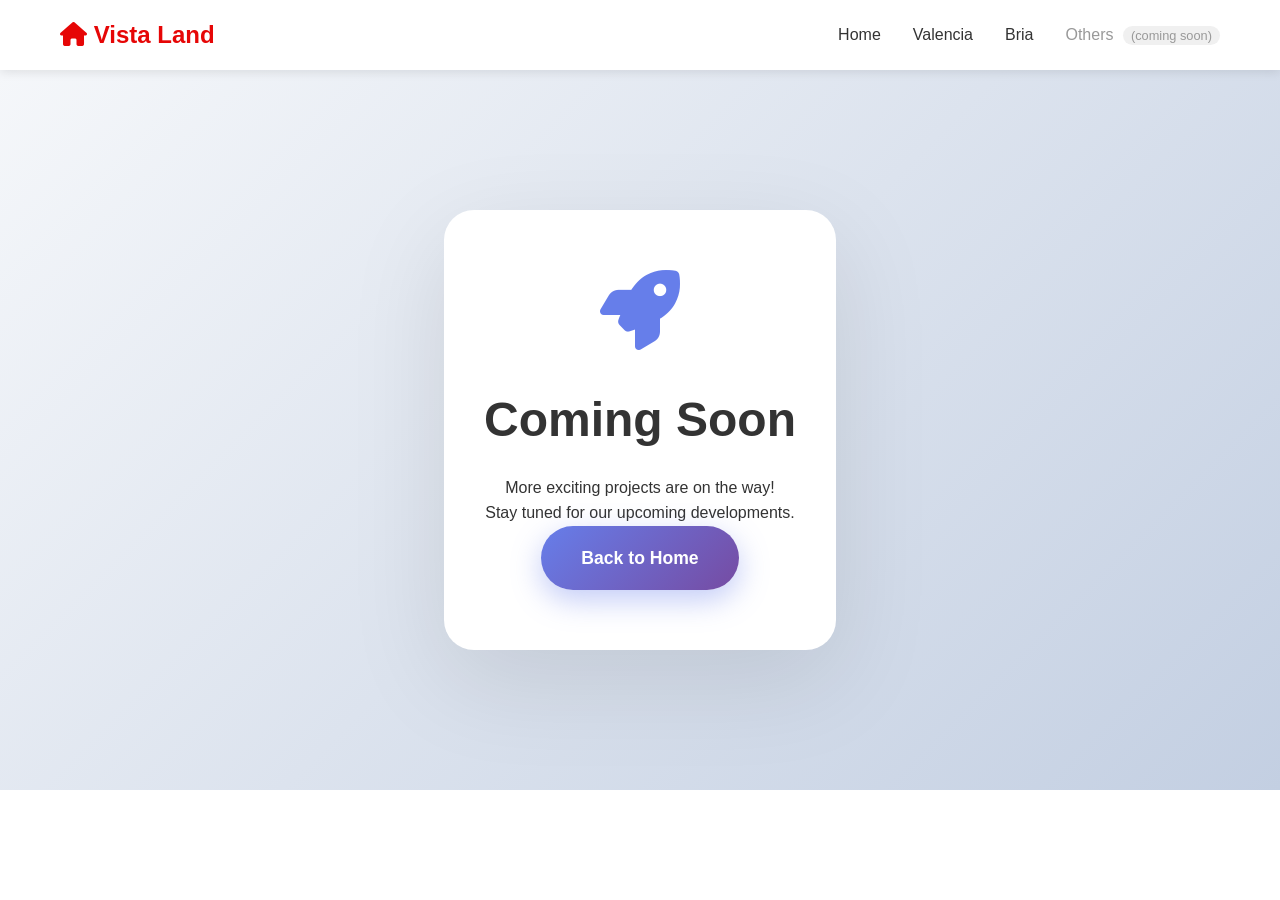
<file: others.html>
<!DOCTYPE html>
<html lang="en">
<head>
    <meta charset="UTF-8">
    <meta name="viewport" content="width=device-width, initial-scale=1.0">
    <title>Others - Vista Land</title>
    <link rel="stylesheet" href="styles.css">
    <link href="https://cdnjs.cloudflare.com/ajax/libs/font-awesome/6.0.0/css/all.min.css" rel="stylesheet">
</head>
<body>
    <!-- Navigation -->
    <nav class="navbar">
        <!-- <div class="top-navbar">
            <div class="project-switcher">
                <a href="valencia.html" class="project-btn">Valencia</a>
                <a href="bria.html" class="project-btn">Bria</a>
            </div>
        </div> -->
        <div class="main-navbar">
            <div class="nav-container">
                <div class="logo">
                    <h2><i class="fas fa-home"></i> Vista Land</h2>
                </div>
                <ul class="nav-menu">
                    <li><a href="index.html" class="nav-link">Home</a></li>
                    <li><a href="valencia.html" class="nav-link">Valencia</a></li>
                    <li><a href="bria.html" class="nav-link">Bria</a></li>
                    <li><a href="others.html" class="nav-link active disabled">Others <span>(coming soon)</span></a></li>
                </ul>
                <div class="hamburger">
                    <span></span>
                    <span></span>
                    <span></span>
                </div>
            </div>
        </div>
    </nav>

    <!-- Coming Soon -->
    <section class="coming-soon">
        <div class="container">
            <div class="coming-soon-card">
                <i class="fas fa-rocket"></i>
                <h1>Coming Soon</h1>
                <p>More exciting projects are on the way!</p>
                <p>Stay tuned for our upcoming developments.</p>
                <a href="index.html" class="cta-button">Back to Home</a>
            </div>
        </div>
    </section>

    <!-- FAB and 
    <div class="fab" id="fabBtn">
        <i class="fas fa-comments"></i>
    </div>
    <div class="fab-popup" id="fabPopup">
        <div class="popup-content">
            <h4>Contact Us</h4>
            <div class="contact-options">
                <a href="#" class="contact-btn whatsapp"><img src="C:\Users\clenj.CEYJ\Downloads\VistaLand App\Root\Images\WhatsApp.svg.webp" alt="WhatsApp"> WhatsApp</a>
                <a href="#" class="contact-btn call"><img src="C:\Users\clenj.CEYJ\Downloads\VistaLand App\Root\Images\Call.png" alt="Call"> Call</a>
                <a href="#" class="contact-btn messenger"><img src="C:\Users\clenj.CEYJ\Downloads\VistaLand App\Root\Images\Facebook_Messenger_logo_2020.svg.png" alt="Messenger"> Messenger</a>
            </div>
        </div>
    </div>Popup -->

    <script src="script.js"></script>
</body>
</html>
</file>
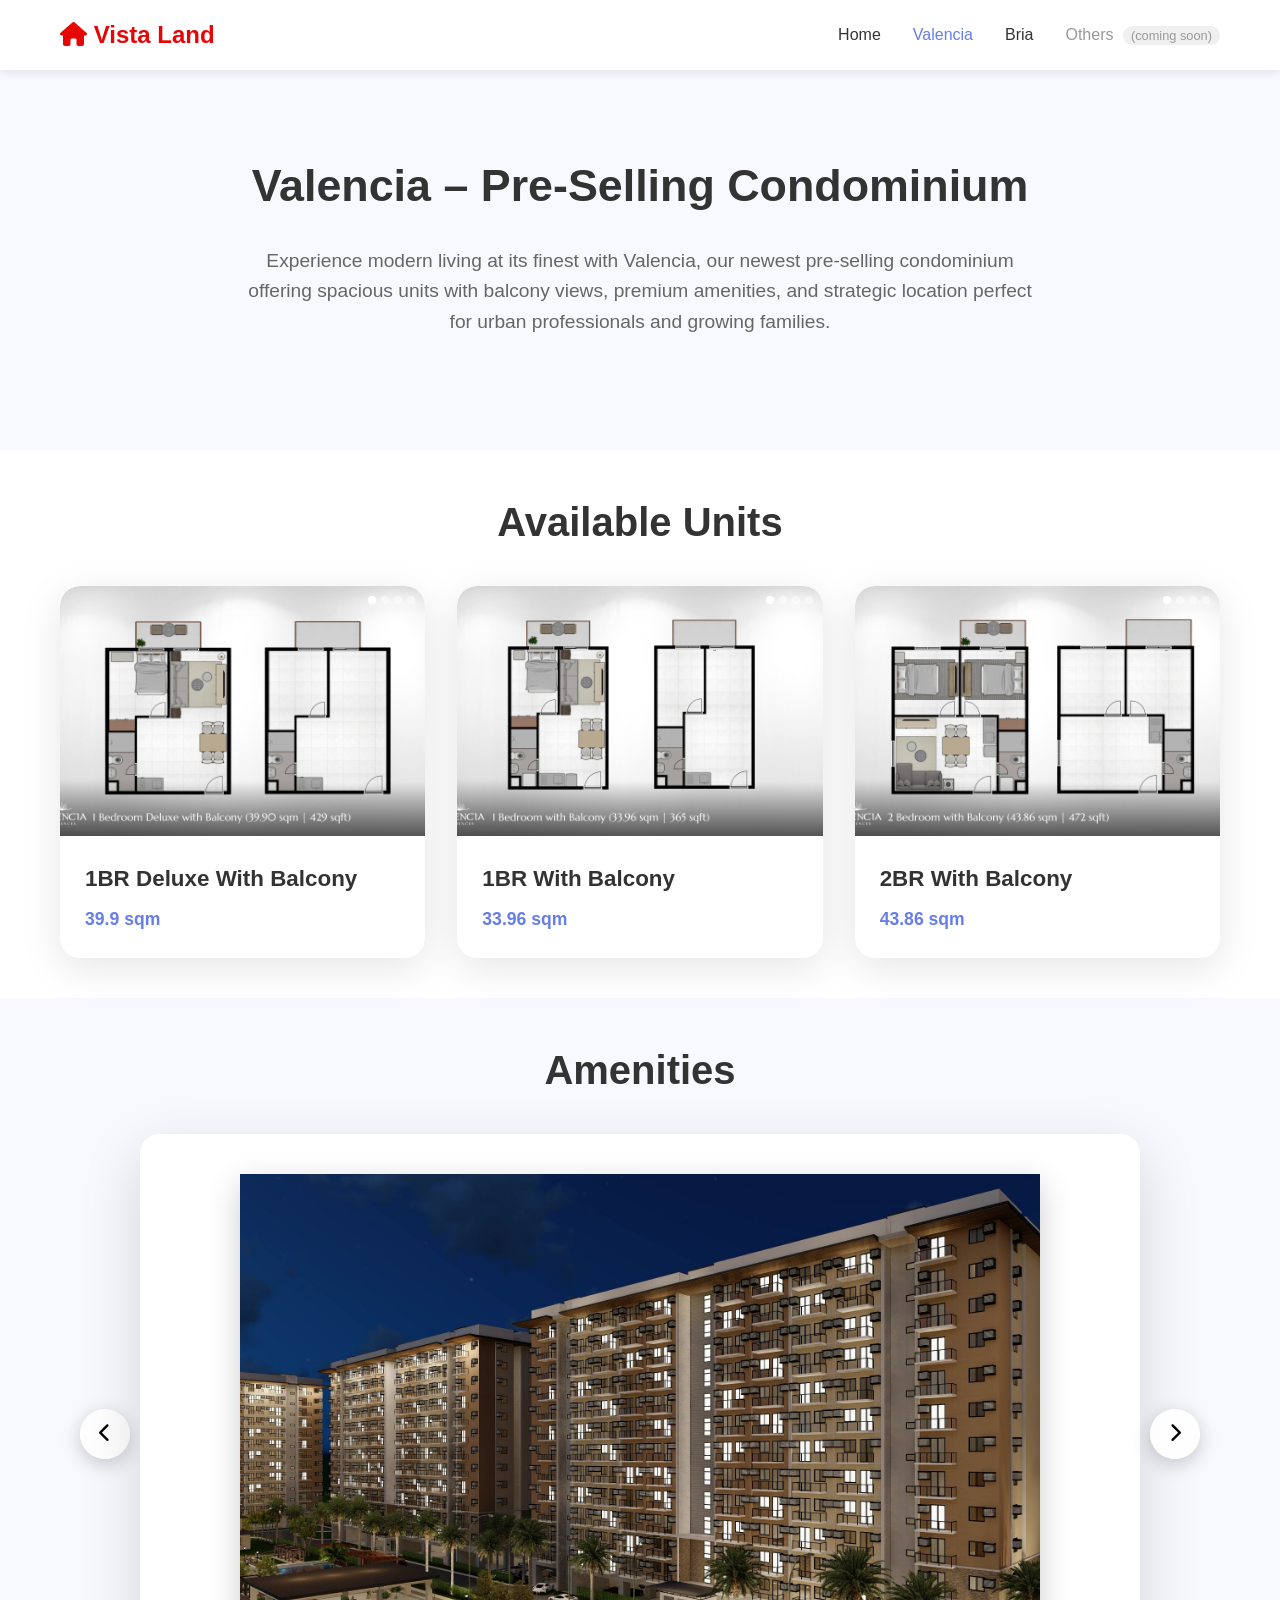
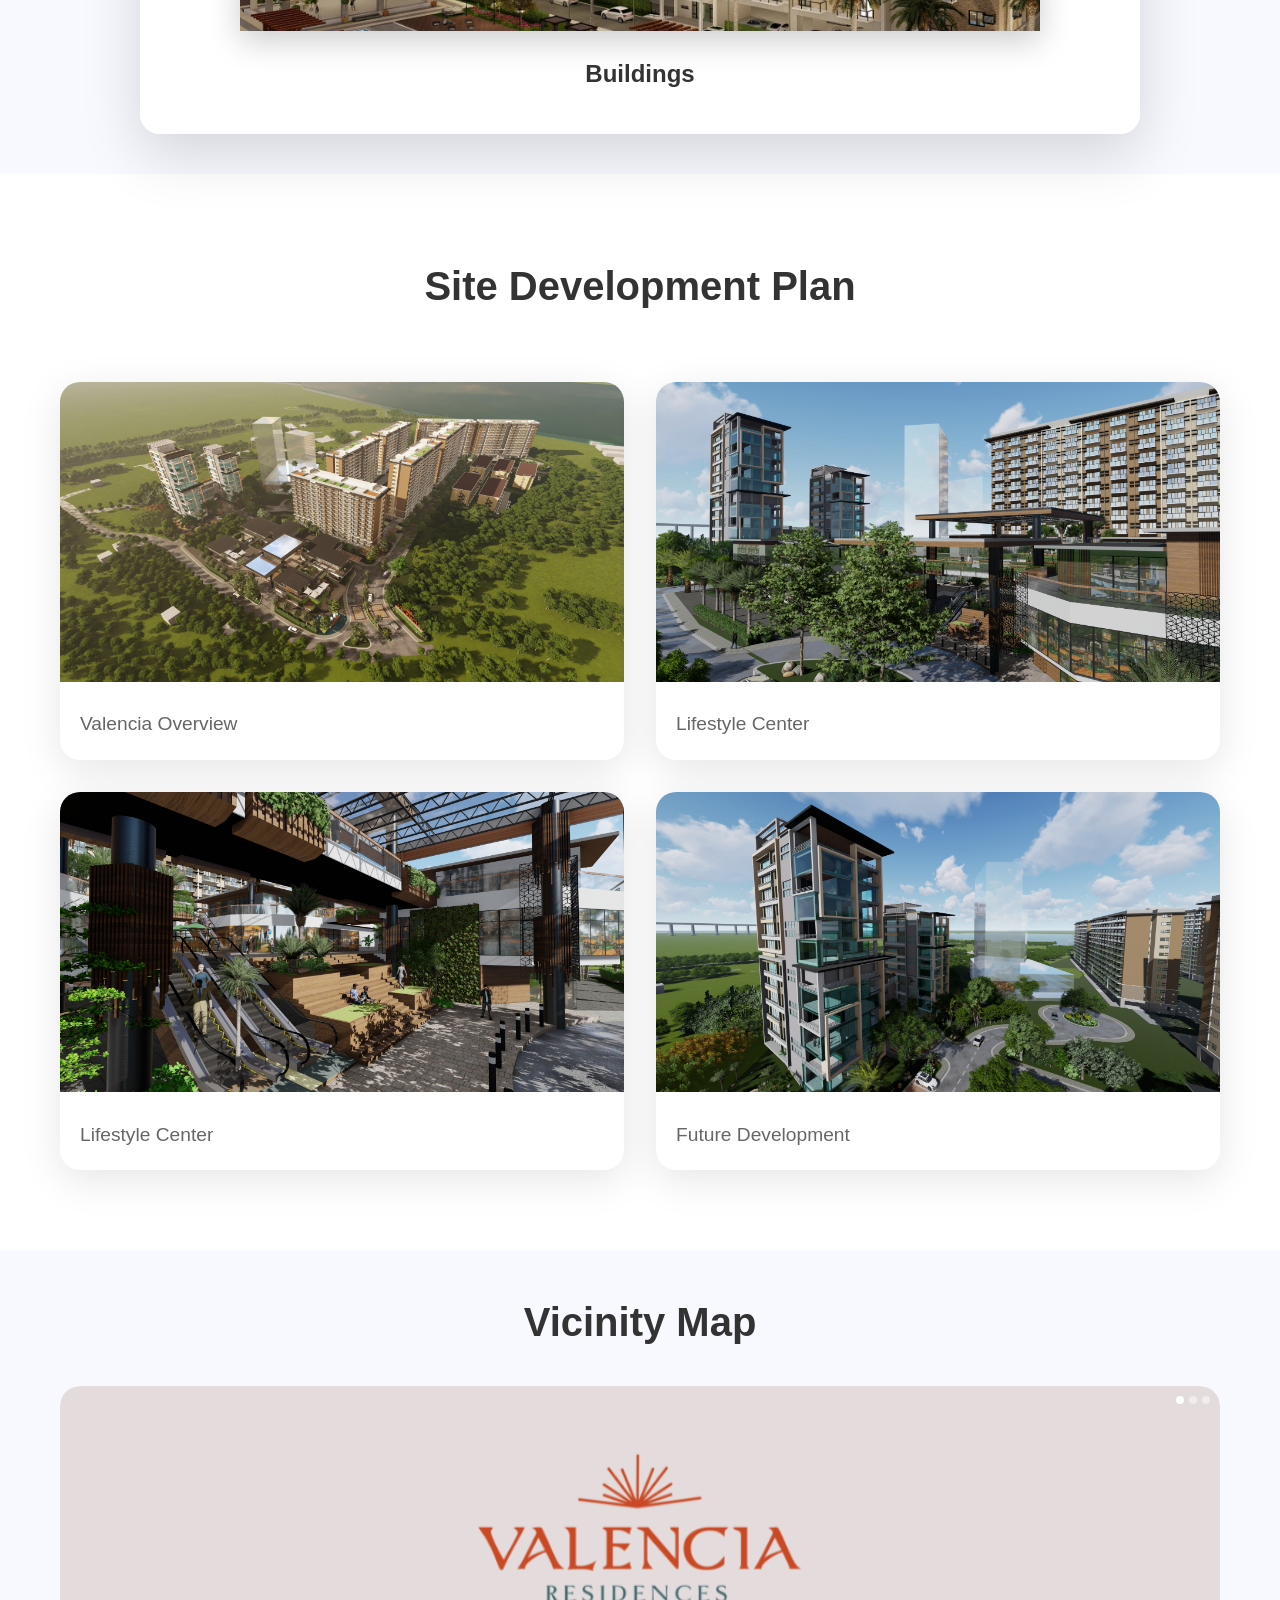
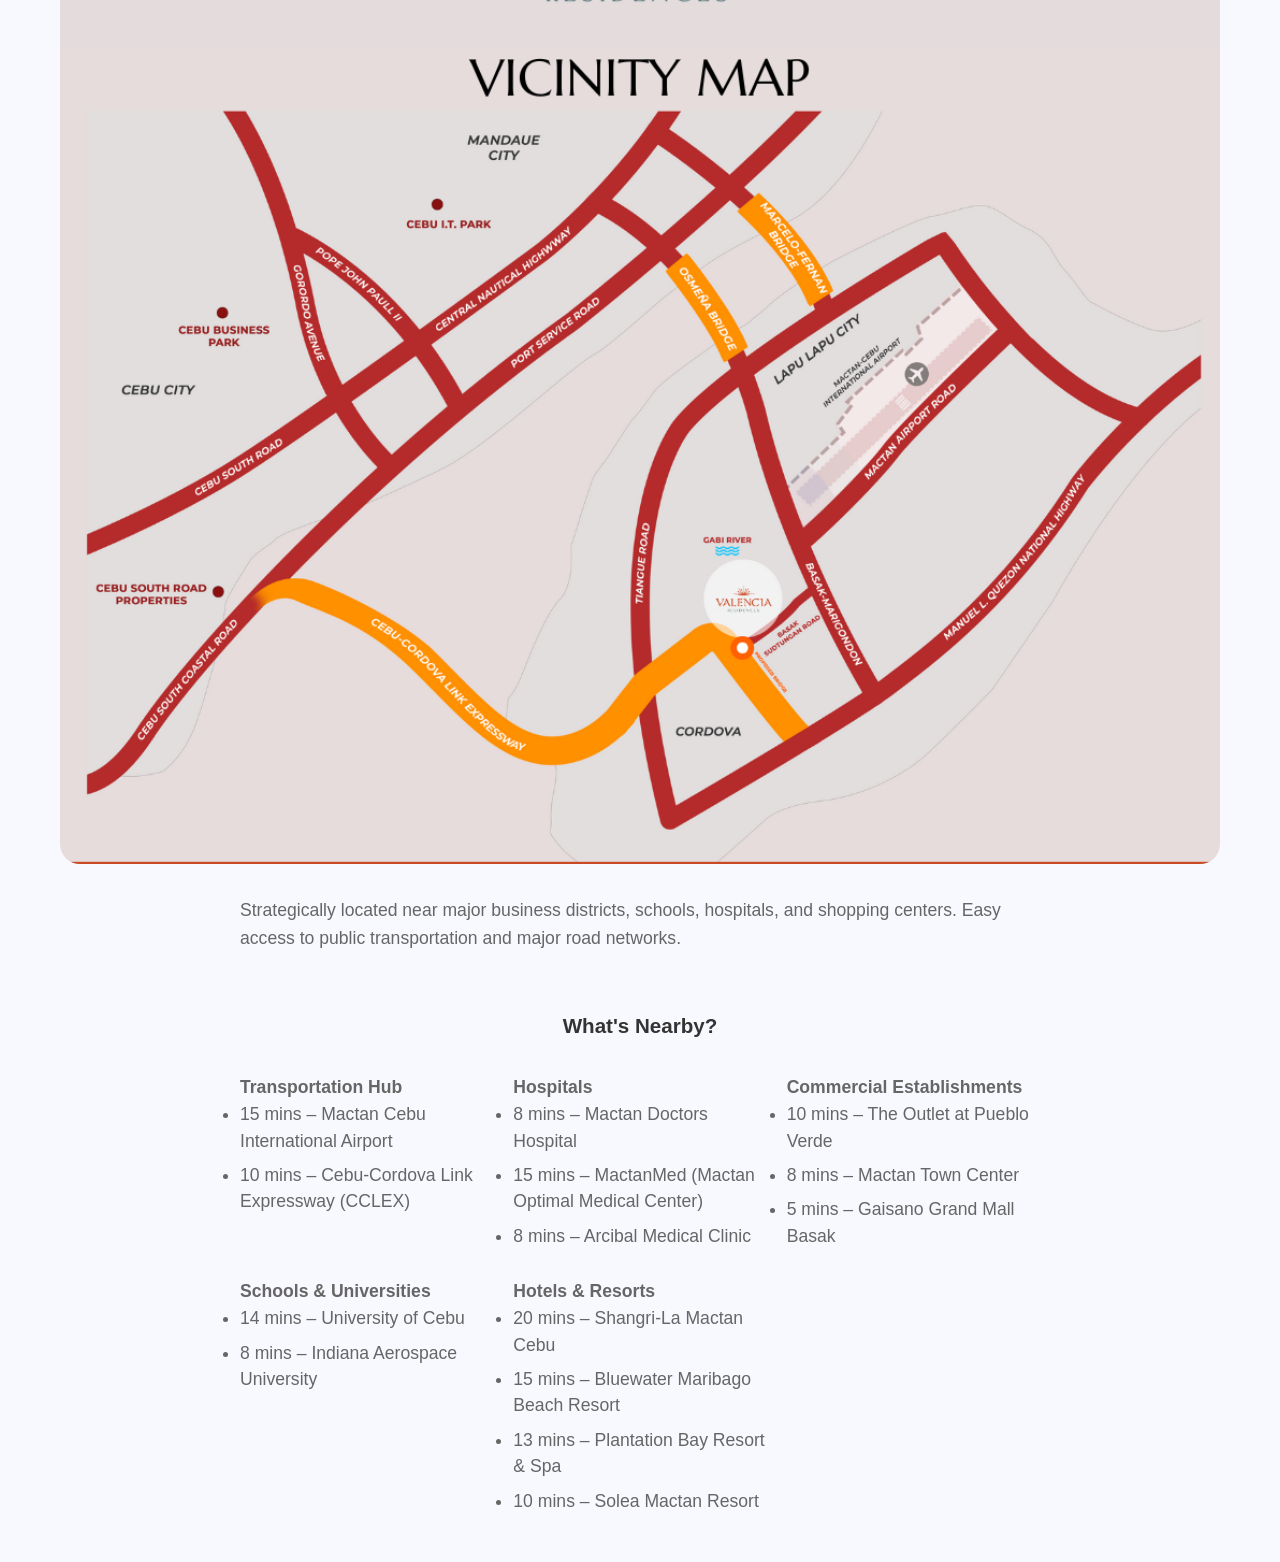
<file: valencia.html>
<!doctype html>
<html lang="en">

<head>
  <meta charset="UTF-8" />
  <meta name="viewport" content="width=device-width, initial-scale=1.0" />
  <title>Valencia - Vista Land</title>
  <link rel="stylesheet" href="styles.css" />
  <link href="https://cdnjs.cloudflare.com/ajax/libs/font-awesome/6.0.0/css/all.min.css" rel="stylesheet" />
</head>

<body>
  <!-- Navigation (same as index) -->
  <nav class="navbar">
    <!-- <div class="top-navbar">
            <div class="project-switcher">
                <a href="valencia.html" class="project-btn active">Valencia</a>
                <a href="bria.html" class="project-btn">Bria</a>
            </div>
        </div> -->
    <div class="main-navbar">
      <div class="nav-container">
        <div class="logo">
          <h2><i class="fas fa-home"></i> Vista Land</h2>
        </div>
        <ul class="nav-menu">
          <li><a href="index.html" class="nav-link">Home</a></li>
          <li>
            <a href="valencia.html" class="nav-link active">Valencia</a>
          </li>
          <li><a href="bria.html" class="nav-link">Bria</a></li>
          <li>
            <a href="others.html" class="nav-link disabled">Others <span>(coming soon)</span></a>
          </li>
        </ul>
        <div class="hamburger">
          <span></span>
          <span></span>
          <span></span>
        </div>
      </div>
    </div>
  </nav>

  <!-- Project Overview -->
  <section class="project-overview" id="overview">
    <div class="container">
      <h1>Valencia – Pre-Selling Condominium</h1>
      <p>
        Experience modern living at its finest with Valencia, our newest
        pre-selling condominium offering spacious units with balcony views,
        premium amenities, and strategic location perfect for urban
        professionals and growing families.
      </p>
    </div>
  </section>

  <!-- Unit Cards -->
  <!--   <section class="units-section">
        <div class="container">
            <h2>Available Units</h2>
             <div class="units-grid" id="unitsGrid">
                <div class="unit-card">
                    <img src="delux/delux.png" alt="Deluxe">
                    <div class="unit-info">
                        <h3>1BR Deluxe With Balcony</h3>
                        <p>39.9 sqm</p>
                    </div>
                </div>
                <div class="unit-card">
                    <img src="Valencia\1br.png" alt="1BR">
                    <div class="unit-info">
                        <h3>1BR With Balcony</h3>
                        <p>33.96 sqm</p>
                    </div>
                </div>
                <div class="unit-card">
                    <img src="Valencia\2br.png" alt="2BR">
                    <div class="unit-info">
                        <h3>2BR With Balcony</h3>
                        <p>43.86 sqm</p>
                    </div>
                </div>
            </div>
        </div>
    </section> 
-->

  <!-- Unit Cards -->
  <section class="units-section">
    <div class="container">
      <h2>Available Units</h2>
      <div class="units-grid" id="unitsGrid">
        <!-- Card 1: 1BR Deluxe With Balcony -->
        <div class="unit-card" data-index="0" onclick="if (!isDragging) changeImage(this);">
          <div class="unit-image-wrapper">
            <img src="delux/delux.png" alt="Deluxe" class="unit-img" />
            <div class="img-dots"></div>
          </div>
          <div class="unit-info">
            <h3>1BR Deluxe With Balcony</h3>
            <p>39.9 sqm</p>
          </div>
          <!-- Hidden image list for this card -->
          <script type="application/json" class="unit-images">
              [
                "delux/delux.png",
                "delux/delux2.png",
                "delux/delux3.png",
                "delux/delux4.png"
              ]
            </script>
        </div>

        <!-- Card 2: 1BR With Balcony -->
        <div class="unit-card" data-index="0" onclick="if (!isDragging) changeImage(this);">
          <div class="unit-image-wrapper">
            <img src="Valencia/1br.png" alt="1BR" class="unit-img" />
            <div class="img-dots"></div>
          </div>
          <div class="unit-info">
            <h3>1BR With Balcony</h3>
            <p>33.96 sqm</p>
          </div>
          <script type="application/json" class="unit-images">
              [
                "Valencia/1br.png",
                "Valencia/1br2.png",
                "Valencia/1br3.png",
                "Valencia/1br4.png"
              ]
            </script>
        </div>

        <!-- Card 3: 2BR With Balcony -->
        <div class="unit-card" data-index="0" onclick="if (!isDragging) changeImage(this);">
          <div class="unit-image-wrapper">
            <img src="Valencia/2br.png" alt="2BR" class="unit-img" />
            <div class="img-dots"></div>
          </div>
          <div class="unit-info">
            <h3>2BR With Balcony</h3>
            <p>43.86 sqm</p>
          </div>
          <script type="application/json" class="unit-images">
              [
                "Valencia/2br.png",
                "Valencia/2br2.png",
                "Valencia/2br3.png",
                "Valencia/2br4.png"
              ]
            </script>
        </div>
      </div>
    </div>
  </section>

  <!-- Amenities Carousel -->
  <section class="amenities-section">
    <div class="container">
      <h2>Amenities</h2>
      <div class="carousel-container">
        <button class="carousel-btn prev" onclick="changeSlide(-1)">
          <i class="fas fa-chevron-left"></i>
        </button>
        <div class="carousel" id="amenitiesCarousel">
          <div class="carousel-slide active">
            <img src="Amenities\Building 2.jpg" alt="Building" />
            <p>Buildings</p>
          </div>
          <div class="carousel-slide">
            <img src="Amenities/poolday.jpg" alt="pooldaylight" />
            <p>Swimming Pool in Daylight</p>
          </div>
          <div class="carousel-slide">
            <img src="Amenities/poolnight.jpg" alt="pooldaynight" />
            <p>Swimming Pool in NightTime</p>
          </div>
          <div class="carousel-slide">
            <img src="Amenities/playarea.jpg" alt="playarea" />
            <p>Play Area</p>
          </div>
          <div class="carousel-slide">
            <img src="Amenities/clubhouse.jpg" alt="clubhouseday" />
            <p>Main Reception in Daylight</p>
          </div>
          <div class="carousel-slide">
            <img src="Amenities/clubhousenight.jpg" alt="clubhousenight" />
            <p>Main Reception in NightTime</p>
          </div>
          <div class="carousel-slide">
            <img src="Amenities/roofdeck.jpg" alt="roofDeck" />
            <p>Roof Deck</p>
          </div>
        </div>
        <button class="carousel-btn next" onclick="changeSlide(1)">
          <i class="fas fa-chevron-right"></i>
        </button>
      </div>
    </div>
  </section>

  <!-- Site Development -->
  <section class="development-section">
    <div class="container">
      <h2>Site Development Plan</h2>
      <div class="images-grid">
        <div class="image-card">
          <img src="development/development1.jpg" alt="Site Plan 1" />
          <p>Valencia Overview</p>
        </div>
        <div class="image-card">
          <img src="development/development2.jpg" alt="Site Plan 2" />
          <p>Lifestyle Center</p>
        </div>
        <div class="image-card">
          <img src="development/development3.jpg" alt="Site Plan 1" />
          <p>Lifestyle Center</p>
        </div>
        <div class="image-card">
          <img src="development/development4.jpg" alt="Site Plan 2" />
          <p>Future Development</p>
        </div>
      </div>
    </div>
  </section>

  <!-- Vicinity Map 
    <section class="map-section">
        <div class="container">
            <h2>Vicinity Map</h2>
            <div class="map-container">
                <img src="VacinityMap/Vicinity Map.png" alt="Vicinity Map" class="map-image">
                <div class="map-description">
                    <p>Strategically located near major business districts, schools, hospitals, and shopping centers. Easy access to public transportation and major road networks.</p>
                </div>
            </div>
        </div>
    </section>-->
  <section class="map-section">
    <div class="container">
      <h2>Vicinity Map</h2>
      <div class="map-container" data-index="0" onclick="if (!isDragging) changeImage(this);">
        <div class="unit-image-wrapper">
          <img src="VacinityMap/Vicinity Map.png" alt="Vicinity Map" class="unit-img" />
          <div class="img-dots"></div>
        </div>
        <div class="map-description">
          <p>
            Strategically located near major business districts, schools,
            hospitals, and shopping centers. Easy access to public
            transportation and major road networks.
          </p>
          <br>
          <h3>What's Nearby?</h3>
          <div class="nearby-grid">

            <div class="nearby-card">
              <h4>Transportation Hub</h4>
              <ul>
                <li>15 mins – Mactan Cebu International Airport</li>
                <li>10 mins – Cebu-Cordova Link Expressway (CCLEX)</li>
              </ul>
            </div>

            <div class="nearby-card">
              <h4>Hospitals</h4>
              <ul>
                <li>8 mins – Mactan Doctors Hospital</li>
                <li>15 mins – MactanMed (Mactan Optimal Medical Center)</li>
                <li>8 mins – Arcibal Medical Clinic</li>
              </ul>
            </div>

            <div class="nearby-card">
              <h4>Commercial Establishments</h4>
              <ul>
                <li>10 mins – The Outlet at Pueblo Verde</li>
                <li>8 mins – Mactan Town Center</li>
                <li>5 mins – Gaisano Grand Mall Basak</li>
              </ul>
            </div>

            <div class="nearby-card">
              <h4>Schools & Universities</h4>
              <ul>
                <li>14 mins – University of Cebu</li>
                <li>8 mins – Indiana Aerospace University</li>
              </ul>
            </div>

            <div class="nearby-card">
              <h4>Hotels & Resorts</h4>
              <ul>
                <li>20 mins – Shangri-La Mactan Cebu</li>
                <li>15 mins – Bluewater Maribago Beach Resort</li>
                <li>13 mins – Plantation Bay Resort & Spa</li>
                <li>10 mins – Solea Mactan Resort</li>
              </ul>
            </div>
          </div>
          <script type="application/json" class="unit-images">
            [
              "VacinityMap/Vicinity Map.png",
              "VacinityMap/vacinitymap3.png",
              "VacinityMap/vacinitymap4.png"
            ]
          </script>
        </div>
      </div>
  </section>
  <!-- 
    <section class="promo-section">
      <div class="container">
      
                PROMO SECTION - Easy to edit
                Add your promo banners or text here
                Example:
                <div class="promo-card">
                    <h3>Limited Time Offer!</h3>
                    <p>Free 3 months amortization</p>
                </div>
          
        <div class="promo-placeholder">
          <p>
            <i class="fas fa-star"></i> If there are active promos, place them
            here.
          </p>
        </div>
      </div>
    </section>
      -->


 <!-- 
  <div class="fab" id="fabBtn">
    <i class="fas fa-comments"></i>
  </div>

 FAB and Popup (same as index) 
    <div class="fab-popup" id="fabPopup">
      <div class="popup-content">
        <h4>Contact Us</h4>
        <div class="contact-options">
          <a href="#" class="contact-btn whatsapp"
            ><img src="Images/WhatsApp.svg.webp" alt="WhatsApp" /> WhatsApp</a
          >
          <a href="#" class="contact-btn call"
            ><img src="Images/Call.png" alt="Call" /> Call</a
          >
          <a href="#" class="contact-btn messenger"
            ><img
              src="Images/Facebook_Messenger_logo_2020.svg.png"
              alt="Messenger"
            />
            Messenger</a
          >
        </div>
      </div>
    </div>-->
  <script src="script.js"></script>
</body>

</html>
</file>
<file: styles.css>
/* RESET & BASE */
* {
    margin: 0;
    padding: 0;
    box-sizing: border-box;
}

body {
    font-family: 'Segoe UI', Tahoma, Geneva, Verdana, sans-serif;
    line-height: 1.6;
    color: #333;
    overflow-x: hidden;
}

.container {
    max-width: 1200px;
    margin: 0 auto;
    padding: 0 20px;
}

/* NAVIGATION */
.navbar {
    position: sticky;
    top: 0;
    z-index: 1000;
    background: #fff;
    box-shadow: 0 2px 10px rgba(0,0,0,0.1);
}

/* Top Navbar - Project Switcher */
.top-navbar {
    background: linear-gradient(135deg, #667eea 0%, #764ba2 100%);
    padding: 8px 0;
}

.project-switcher {
    display: flex;
    justify-content: center;
    gap: 2px;
}

.project-btn {
    background: rgba(255,255,255,0.2);
    color: white;
    padding: 10px 20px;
    text-decoration: none;
    border-radius: 25px;
    font-weight: 500;
    transition: all 0.3s ease;
    backdrop-filter: blur(10px);
}

.project-btn:hover,
.project-btn.active {
    background: rgba(255,255,255,0.3);
    transform: translateY(-2px);
}

/* Main Navbar */
.main-navbar {
    padding: 0;
}

.nav-container {
    max-width: 1200px;
    margin: 0 auto;
    padding: 0 20px;
    display: flex;
    justify-content: space-between;
    align-items: center;
    height: 70px;
}

.logo h2 {
    color: #e60606;
    font-size: 1.5rem;
}

.nav-menu {
    display: flex;
    list-style: none;
    gap: 2rem;
    align-items: center;
}

.nav-link {
    text-decoration: none;
    color: #333;
    font-weight: 500;
    transition: color 0.3s ease;
    position: relative;
}

.nav-link:hover,
.nav-link.active {
    color: #667eea;
}

.nav-link.disabled {
    color: #999;
    cursor: not-allowed;
}

.nav-link.disabled:hover {
    color: #999;
}

.nav-link.disabled span {
    font-size: 0.8rem;
    background: #f0f0f0;
    padding: 2px 8px;
    border-radius: 12px;
    margin-left: 5px;
}

.hamburger {
    display: none;
    flex-direction: column;
    cursor: pointer;
}

.hamburger span {
    width: 25px;
    height: 3px;
    background: #333;
    margin: 3px 0;
    transition: 0.3s;
}

/* HERO SECTION */
.hero {
    height: 100vh;
    background: linear-gradient(rgba(0,0,0,0.5), rgba(0,0,0,0.5)), 
                url('images/hero-bg.jpg') center/cover no-repeat;
    display: flex;
    align-items: center;
    justify-content: center;
    text-align: center;
    color: white;
}

.hero-content h1 {
    font-size: 3.5rem;
    margin-bottom: 1rem;
    text-shadow: 2px 2px 4px rgba(0,0,0,0.5);
}

.hero-content p {
    font-size: 1.3rem;
    margin-bottom: 2rem;
    max-width: 600px;
}

.cta-button {
    display: inline-block;
    background: linear-gradient(135deg, #667eea 0%, #764ba2 100%);
    color: white;
    padding: 18px 40px;
    text-decoration: none;
    border-radius: 50px;
    font-size: 1.1rem;
    font-weight: 600;
    transition: all 0.3s ease;
    box-shadow: 0 10px 30px rgba(102, 126, 234, 0.4);
}

.cta-button:hover {
    transform: translateY(-3px);
    box-shadow: 0 15px 40px rgba(102, 126, 234, 0.6);
}

/* PROJECT OVERVIEW */
.project-overview {
    padding: 80px 0;
    background: #f8f9ff;
    text-align: center;
}

.project-overview h1 {
    font-size: 2.8rem;
    color: #333;
    margin-bottom: 1.5rem;
}

.project-overview p {
    font-size: 1.2rem;
    max-width: 800px;
    margin: 0 auto 2rem;
    color: #666;
}

.rfo-tag {
    display: inline-block;
    background: #28a745;
    color: white;
    padding: 10px 25px;
    border-radius: 25px;
    font-weight: 600;
    font-size: 1rem;
    animation: pulse 2s infinite;
}

@keyframes pulse {
    0% { transform: scale(1); }
    50% { transform: scale(1.05); }
    100% { transform: scale(1); }
}

/* UNITS SECTION */
.units-section {
    padding: 40px 0;
    background: white;
}

.units-section h2 {
    text-align: center;
    font-size: 2.5rem;
    margin-bottom: 2rem;
    color: #333;
}

.units-grid {
    display: grid;
    grid-template-columns: repeat(auto-fit, minmax(350px, 1fr));
    gap: 2rem;
}

.unit-card {
    background: white;
    border-radius: 20px;
    overflow: hidden;
    box-shadow: 0 10px 40px rgba(0,0,0,0.1);
    transition: all 0.4s ease;
    cursor: pointer;
}

.unit-card:hover {
    transform: translateY(-10px);
    box-shadow: 0 20px 60px rgba(0,0,0,0.15);
}

.unit-card img {
    width: 100%;
    height: 250px;
    object-fit: cover;
}

.unit-info {
    padding: 25px;
}

.unit-info h3 {
    font-size: 1.4rem;
    margin-bottom: 0.5rem;
    color: #333;
}

.unit-info p {
    color: #667eea;
    font-weight: 600;
    font-size: 1.1rem;
}

/* AMENITIES CAROUSEL */
.amenities-section {
    padding: 40px 0;
    background: #f8f9ff;
}

.amenities-section h2 {
    text-align: center;
    font-size: 2.5rem;
    margin-bottom: 2rem;
    color: #333;
}

.carousel-container {
    max-width: 1000px;
    border-radius: 5%;
    margin: 0 auto;
    position: relative;
}

.carousel {
    position: relative;
    overflow: hidden;
    border-radius: 20px;
    box-shadow: 0 20px 60px rgba(0,0,0,0.15);
    height: 600px; /* important to keep consistent height */
}

.carousel-slide {
    position: absolute;
    top: 0;
    left: 0;
    width: 100%;
    height: 100%;

    display: flex;
    flex-direction: column;
    align-items: center;
    justify-content: center;

    padding: 40px 20px;
    background: white;
    text-align: center;

    opacity: 0;
    transition: opacity 0.5s ease;
    pointer-events: none;
}

.carousel-slide.active {
    opacity: 1;
    pointer-events: auto;
}

.carousel-slide img {
    width: 800px;
    height: 550px;
    object-fit: cover;
    /* border-radius: 50%; */
    margin-bottom: 1.5rem;
    box-shadow: 0 10px 30px rgba(0,0,0,0.2);
}

.carousel-slide p {
    font-size: 1.5rem;
    font-weight: 600;
    color: #333;
}

.carousel-btn {
    position: absolute;
    top: 50%;
    transform: translateY(-50%);
    background: rgba(255,255,255,0.9);
    border: none;
    width: 50px;
    height: 50px;
    border-radius: 50%;
    cursor: pointer;
    font-size: 1.2rem;
    transition: all 0.3s ease;
    box-shadow: 0 5px 20px rgba(0,0,0,0.2);
}

.carousel-btn:hover {
    background: white;
    transform: translateY(-50%) scale(1.1);
}

.prev { left: -60px; }
.next { right: -60px; }

/* DEVELOPMENT SECTION */
.development-section {
    padding: 80px 0;
    background: white;
}

.development-section h2 {
    text-align: center;
    font-size: 2.5rem;
    margin-bottom: 4rem;
    color: #333;
}

.images-grid {
    display: grid;
    grid-template-columns: repeat(auto-fit, minmax(400px, 1fr));
    gap: 2rem;
}

.image-card {
    background: white;
    border-radius: 20px;
    overflow: hidden;
    box-shadow: 0 10px 40px rgba(0,0,0,0.1);
    transition: all 0.3s ease;
}

.image-card:hover {
    transform: translateY(-5px);
}

.image-card img {
    width: 100%;
    height: 300px;
    object-fit: cover;
}

.image-card p {
    padding: 20px;
    font-size: 1.2rem;
    font-weight: 500;
    color: #666;
}

/* MAP SECTION */
.map-section {
    padding: 40px 0;
    background: #f8f9ff;
}

.map-section h2 {
    text-align: center;
    font-size: 2.5rem;
    margin-bottom: 2rem;
    color: #333;
}

.map-container .unit-img {
    width: 100%;
    height: auto;
    object-fit: contain;
    border-radius: 20px;
    display: block;
    margin: 0 auto 2rem;
}

.map-image {
    width: 100%;
    max-width: 1000px;
    height: 900px;
    object-fit: cover;
    border-radius: 20px;
    box-shadow: 0 20px 60px rgba(0,0,0,0.15);
    margin-bottom: 2rem;
}

.map-description {
    max-width: 800px;
    margin: 0 auto;
    font-size: 1.1rem;
    color: #666;
}

.map-description h3 {
    text-align: center;
    margin: 30px 0;
    color: #333;
}

.nearby-grid {
    display: grid;
    grid-template-columns: repeat(3, 1fr);
    gap: 20px;
}

.nearby-card li {
    margin-bottom: 8px;
    line-height: 1.5;
}

/* Tablet */
@media (max-width: 768px) {
    .nearby-grid {
        grid-template-columns: repeat(2, 1fr);
    }
}

/* Mobile */
@media (max-width: 480px) {
    .nearby-grid {
        grid-template-columns: 1fr;
    }
}

/* PROMO SECTION */
.promo-section {
    padding: 80px 0;
    background: linear-gradient(135deg, #667eea 0%, #764ba2 100%);
    color: white;
}

.promo-placeholder {
    text-align: center;
    padding: 40px;
    background: rgba(255,255,255,0.1);
    border-radius: 20px;
    backdrop-filter: blur(10px);
}

.promo-placeholder p {
    font-size: 1.3rem;
}

/* COMING SOON */
.coming-soon {
    min-height: 80vh;
    display: flex;
    align-items: center;
    background: linear-gradient(135deg, #f5f7fa 0%, #c3cfe2 100%);
}

.coming-soon-card {
    text-align: center;
    max-width: 600px;
    margin: 0 auto;
    padding: 60px 40px;
    background: white;
    border-radius: 30px;
    box-shadow: 0 30px 100px rgba(0,0,0,0.1);
}

.coming-soon-card i {
    font-size: 5rem;
    color: #667eea;
    margin-bottom: 2rem;
}

.coming-soon-card h1 {
    font-size: 3rem;
    color: #333;
    margin-bottom: 1rem;
}

/* FAB */
.fab {
    position: fixed;
    bottom: 30px;
    right: 30px;
    width: 60px;
    height: 60px;
    background: linear-gradient(135deg, #25D366 0%, #128C7E 100%);
    border-radius: 50%;
    display: flex;
    align-items: center;
    justify-content: center;
    box-shadow: 0 10px 30px rgba(37, 211, 102, 0.4);
    cursor: pointer;
    z-index: 1001;
    transition: all 0.3s ease;
    color: white;
    font-size: 1.5rem;
}

.fab:hover {
    transform: scale(1.1);
    box-shadow: 0 15px 40px rgba(37, 211, 102, 0.6);
}

.fab-popup {
    position: fixed;
    bottom: 110px;
    right: 30px;
    background: white;
    border-radius: 20px;
    box-shadow: 0 20px 60px rgba(0,0,0,0.2);
    opacity: 0;
    visibility: hidden;
    transform: translateY(20px);
    transition: all 0.3s ease;
    z-index: 1002;
    min-width: 280px;
}

.fab-popup.active {
    opacity: 1;
    visibility: visible;
    transform: translateY(0);
}

.popup-content {
    padding: 25px;
}

.popup-content h4 {
    margin-bottom: 20px;
    color: #333;
    text-align: center;
}

.contact-options {
    display: flex;
    flex-direction: column;
    gap: 12px;
}

.contact-btn {
    display: flex;
    align-items: center;
    gap: 12px;
    padding: 15px;
    text-decoration: none;
    border-radius: 15px;
    transition: all 0.3s ease;
    font-weight: 500;
}

.contact-btn img {
    width: 30px;
    height: 30px;
}

.contact-btn.whatsapp { background: #25D366; color: white; }
.contact-btn.call { background: #dc3545; color: white; }
.contact-btn.messenger { background: #0084ff; color: white; }

.contact-btn:hover {
    transform: translateX(5px);
    box-shadow: 0 10px 25px rgba(0,0,0,0.2);
}

/* MOBILE RESPONSIVE */
@media (max-width: 768px) {
    .hamburger {
        display: flex;
    }
    
    .nav-menu {
        position: fixed;
        left: -100%;
        top: 70px;
        flex-direction: column;
        background-color: white;
        width: 100%;
        text-align: center;
        transition: 0.3s;
        box-shadow: 0 10px 27px rgba(0,0,0,0.05);
        padding: 2rem 0;
    }

    .nav-menu.active {
        left: 0;
    }

    .project-switcher {
        flex-direction: column;
        gap: 10px;
    }

    .project-btn {
        padding: 12px 30px;
    }

    .hero-content h1 {
        font-size: 2.5rem;
    }

    .hero-content p {
        font-size: 1.1rem;
    }

    .units-grid {
        grid-template-columns: 1fr;
    }

    .images-grid {
        grid-template-columns: 1fr;
    }

    .carousel-btn {
        display: none;
    }

    .fab {
        bottom: 20px;
        right: 20px;
        width: 55px;
        height: 55px;
        font-size: 1.3rem;
    }

    .fab-popup {
        right: 20px;
        bottom: 85px;
        left: 20px;
        max-width: none;
    }
}

@media (max-width: 480px) {
    .hero-content h1 {
        font-size: 2rem;
    }
    
    .project-overview h1,
    .units-section h2,
    .amenities-section h2,
    .development-section h2,
    .map-section h2 {
        font-size: 2rem;
    }
}

/* UPDATED CODE */

.unit-image-wrapper {
    position: relative;
    overflow: hidden;
     border-radius: 20px 20px 0 0;
}

.unit-img {
    width: 100%;
    height: 250px;
    object-fit: cover;
    display: block;
}

.img-counter {
    font-size: 12px;
    color: white;
    background: rgba(0,0,0,0.45);
    padding: 2px 8px;
    border-radius: 10px;
}

/* Dot indicators */
.img-dots {
    position: absolute;
    top: 10px;
    right: 10px;
    display: flex;
    gap: 5px;
}

.dot {
    width: 8px;
    height: 8px;
    border-radius: 50%;
    background: rgba(255,255,255,0.5);
    transition: background 0.3s;
}

.dot.active {
    background: white;
}
</file>
